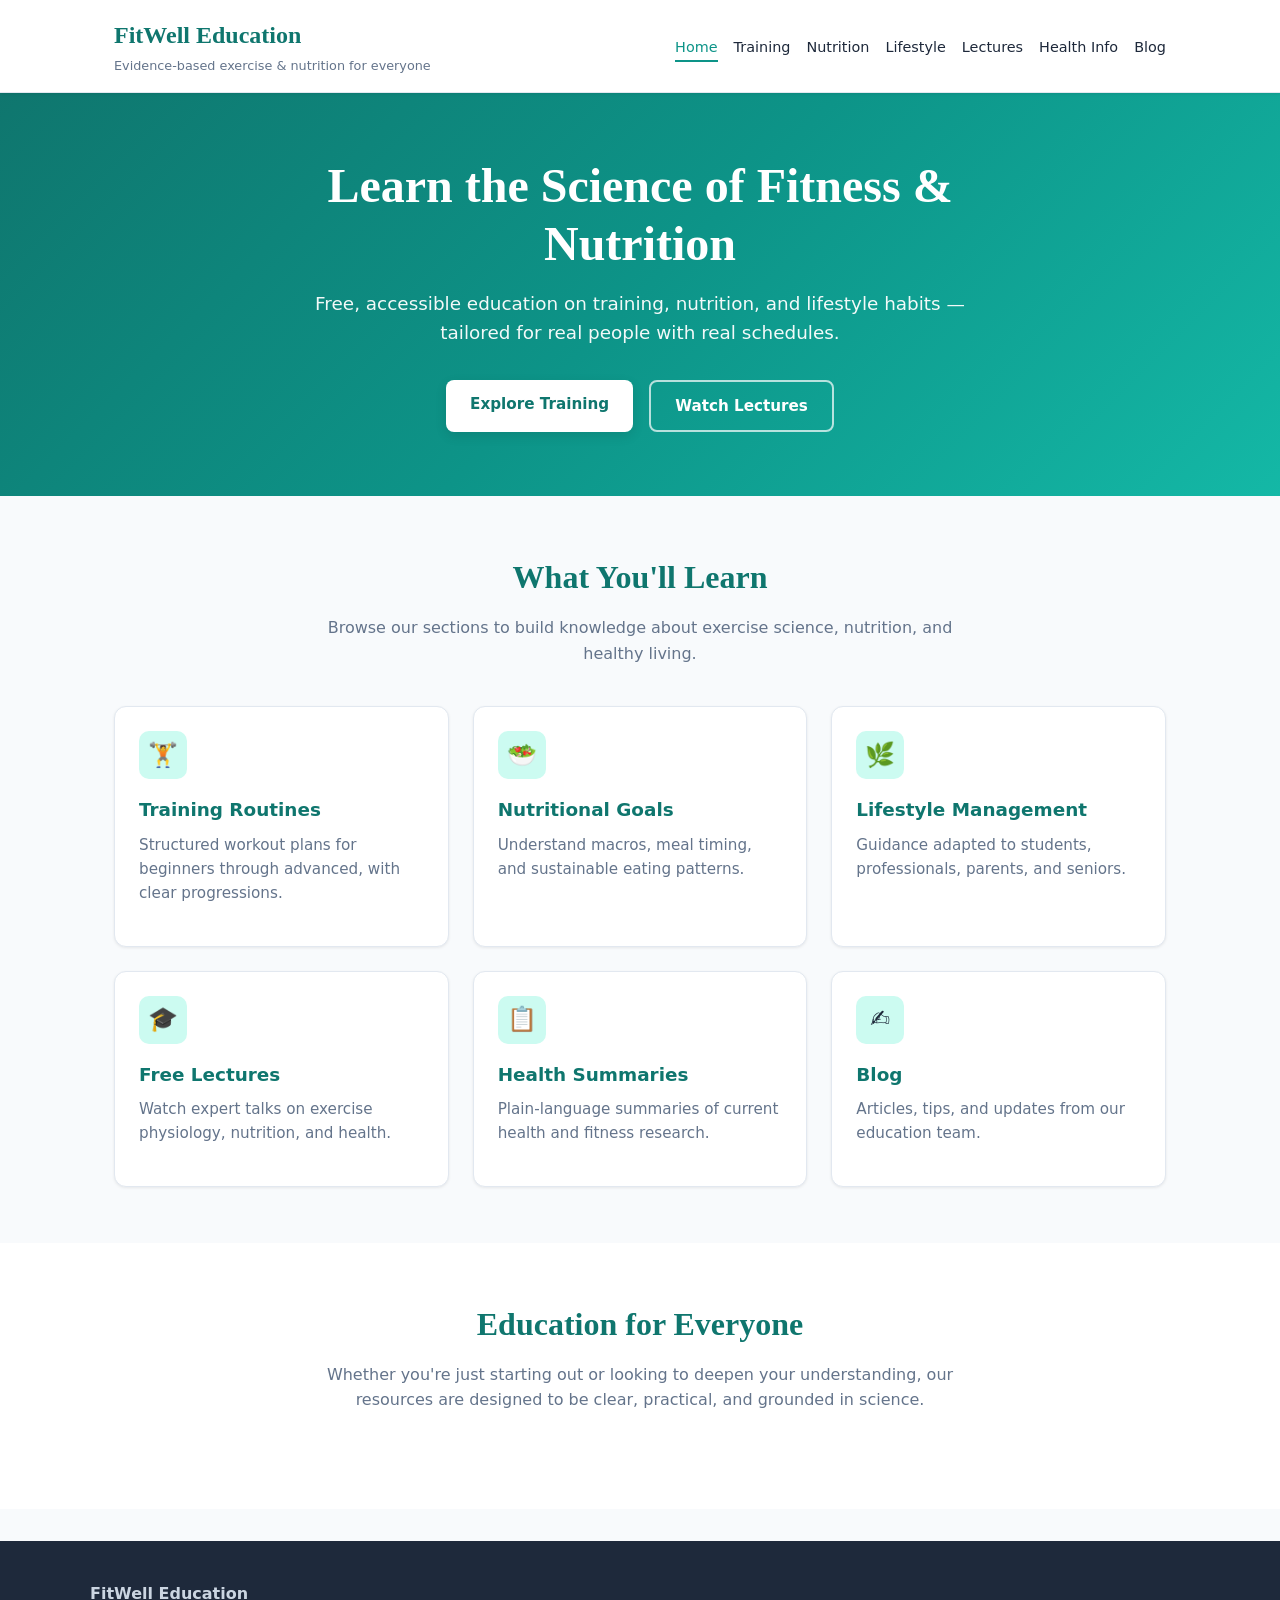
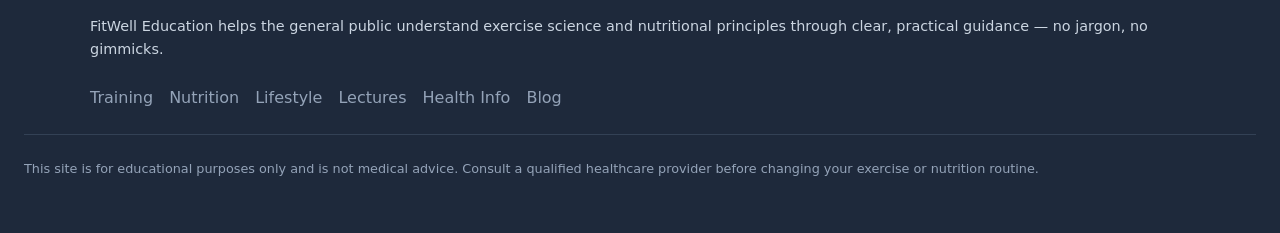
<file: index.html>
<!DOCTYPE html>
<html lang="en">
<head>
  <meta charset="UTF-8">
  <meta name="viewport" content="width=device-width, initial-scale=1.0">
  <meta name="description" content="Free exercise and nutritional fitness education for the general public.">
  <title>FitWell Education</title>
  <link rel="stylesheet" href="css/styles.css">
</head>
<body data-page="home">
  <div id="site-header"></div>

  <section class="hero">
    <div class="hero-inner">
      <h1 id="hero-title">Loading…</h1>
      <p id="hero-subtitle"></p>
      <div class="hero-actions">
        <a href="training.html" class="btn btn-primary">Explore Training</a>
        <a href="lectures.html" class="btn btn-secondary">Watch Lectures</a>
      </div>
    </div>
  </section>

  <main>
    <section class="section">
      <div class="container">
        <div class="section-header">
          <h2>What You'll Learn</h2>
          <p>Browse our sections to build knowledge about exercise science, nutrition, and healthy living.</p>
        </div>
        <div class="card-grid" id="highlights-grid"></div>
      </div>
    </section>

    <section class="section section-alt">
      <div class="container">
        <div class="section-header">
          <h2>Education for Everyone</h2>
          <p>Whether you're just starting out or looking to deepen your understanding, our resources are designed to be clear, practical, and grounded in science.</p>
        </div>
      </div>
    </section>
  </main>

  <div id="site-footer"></div>
  <script src="js/content-loader.js"></script>
</body>
</html>
</file>
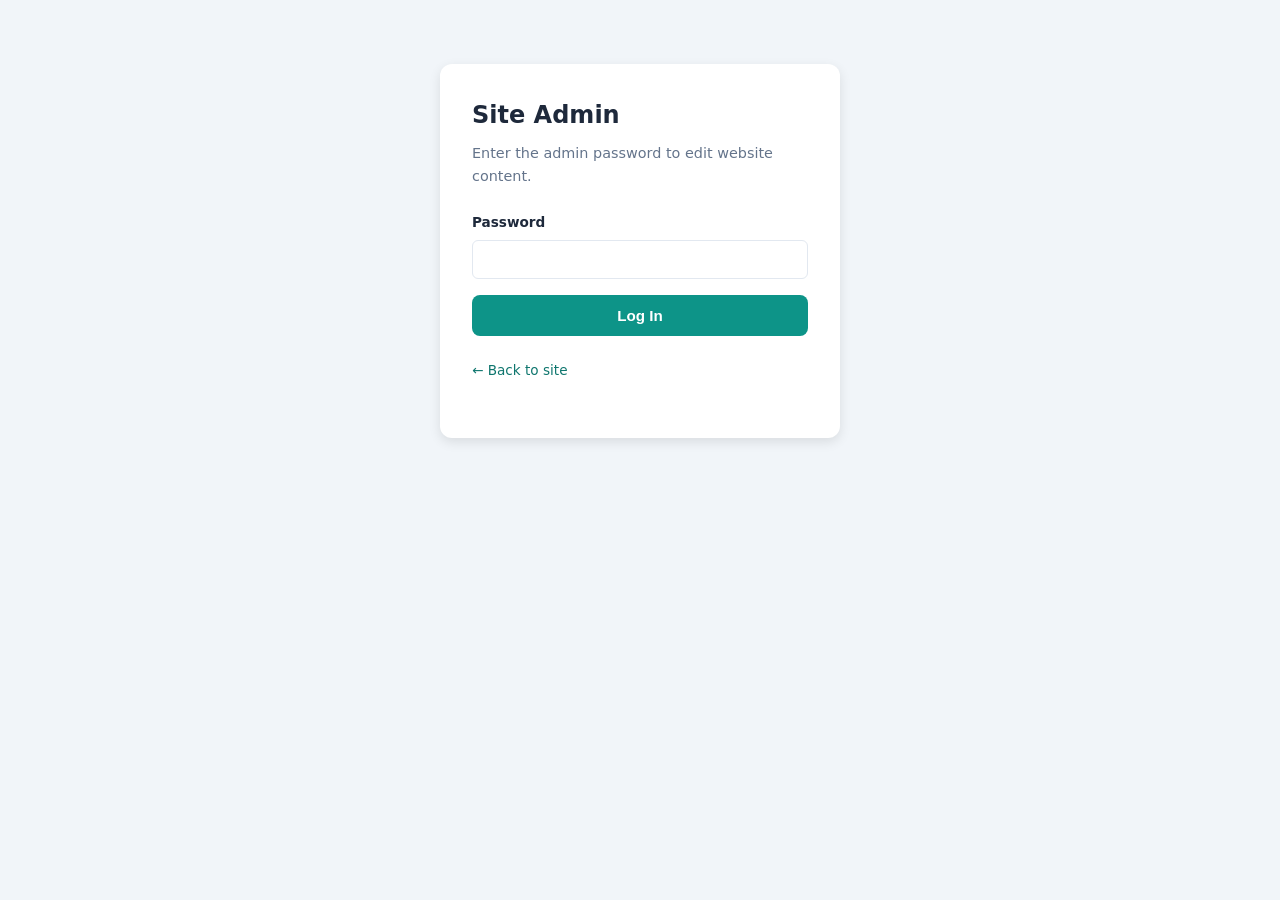
<file: admin.html>
<!DOCTYPE html>
<html lang="en">
<head>
  <meta charset="UTF-8">
  <meta name="viewport" content="width=device-width, initial-scale=1.0">
  <meta name="robots" content="noindex">
  <title>Admin — FitWell Education</title>
  <link rel="stylesheet" href="css/styles.css">
</head>
<body data-page="admin" class="admin-body">
  <div id="login-view" class="admin-login">
    <h1>Site Admin</h1>
    <p>Enter the admin password to edit website content.</p>
    <form id="login-form">
      <div class="form-group">
        <label for="password">Password</label>
        <input type="password" id="password" name="password" required autocomplete="current-password">
      </div>
      <button type="submit" class="btn btn-accent" style="width:100%;">Log In</button>
    </form>
    <p style="margin-top:1.5rem;font-size:0.85rem;color:#64748b;">
      <a href="index.html">← Back to site</a>
    </p>
  </div>

  <div id="admin-view" class="admin-panel hidden">
    <h1>Content Editor</h1>
    <p style="color:#64748b;margin-bottom:1rem;">Edit content below, then save or export to update the live site.</p>

    <div id="status-msg" class="admin-notice hidden"></div>

    <div class="admin-notice">
      <strong>How publishing works:</strong> Click <em>Save Locally</em> to preview changes in your browser.
      Click <em>Export JSON</em> to download the updated file, then replace <code>data/content.json</code> in your GitHub repo and push.
      That updates the site for all visitors on GitHub Pages.
    </div>

    <div class="admin-toolbar">
      <button type="button" id="save-btn" class="btn btn-accent">Save Locally</button>
      <button type="button" id="export-btn" class="btn btn-outline">Export JSON</button>
      <button type="button" id="import-btn" class="btn btn-outline">Import JSON</button>
      <input type="file" id="import-file" accept=".json" class="hidden">
      <button type="button" id="reset-btn" class="btn btn-outline">Reset to Default</button>
      <button type="button" id="logout-btn" class="btn btn-sm" style="margin-left:auto;">Log Out</button>
    </div>

    <div id="editor"></div>

    <p style="margin-top:2rem;font-size:0.85rem;">
      <a href="index.html">← View public site</a>
    </p>
  </div>

  <script src="js/content-loader.js"></script>
  <script src="js/admin.js"></script>
</body>
</html>
</file>
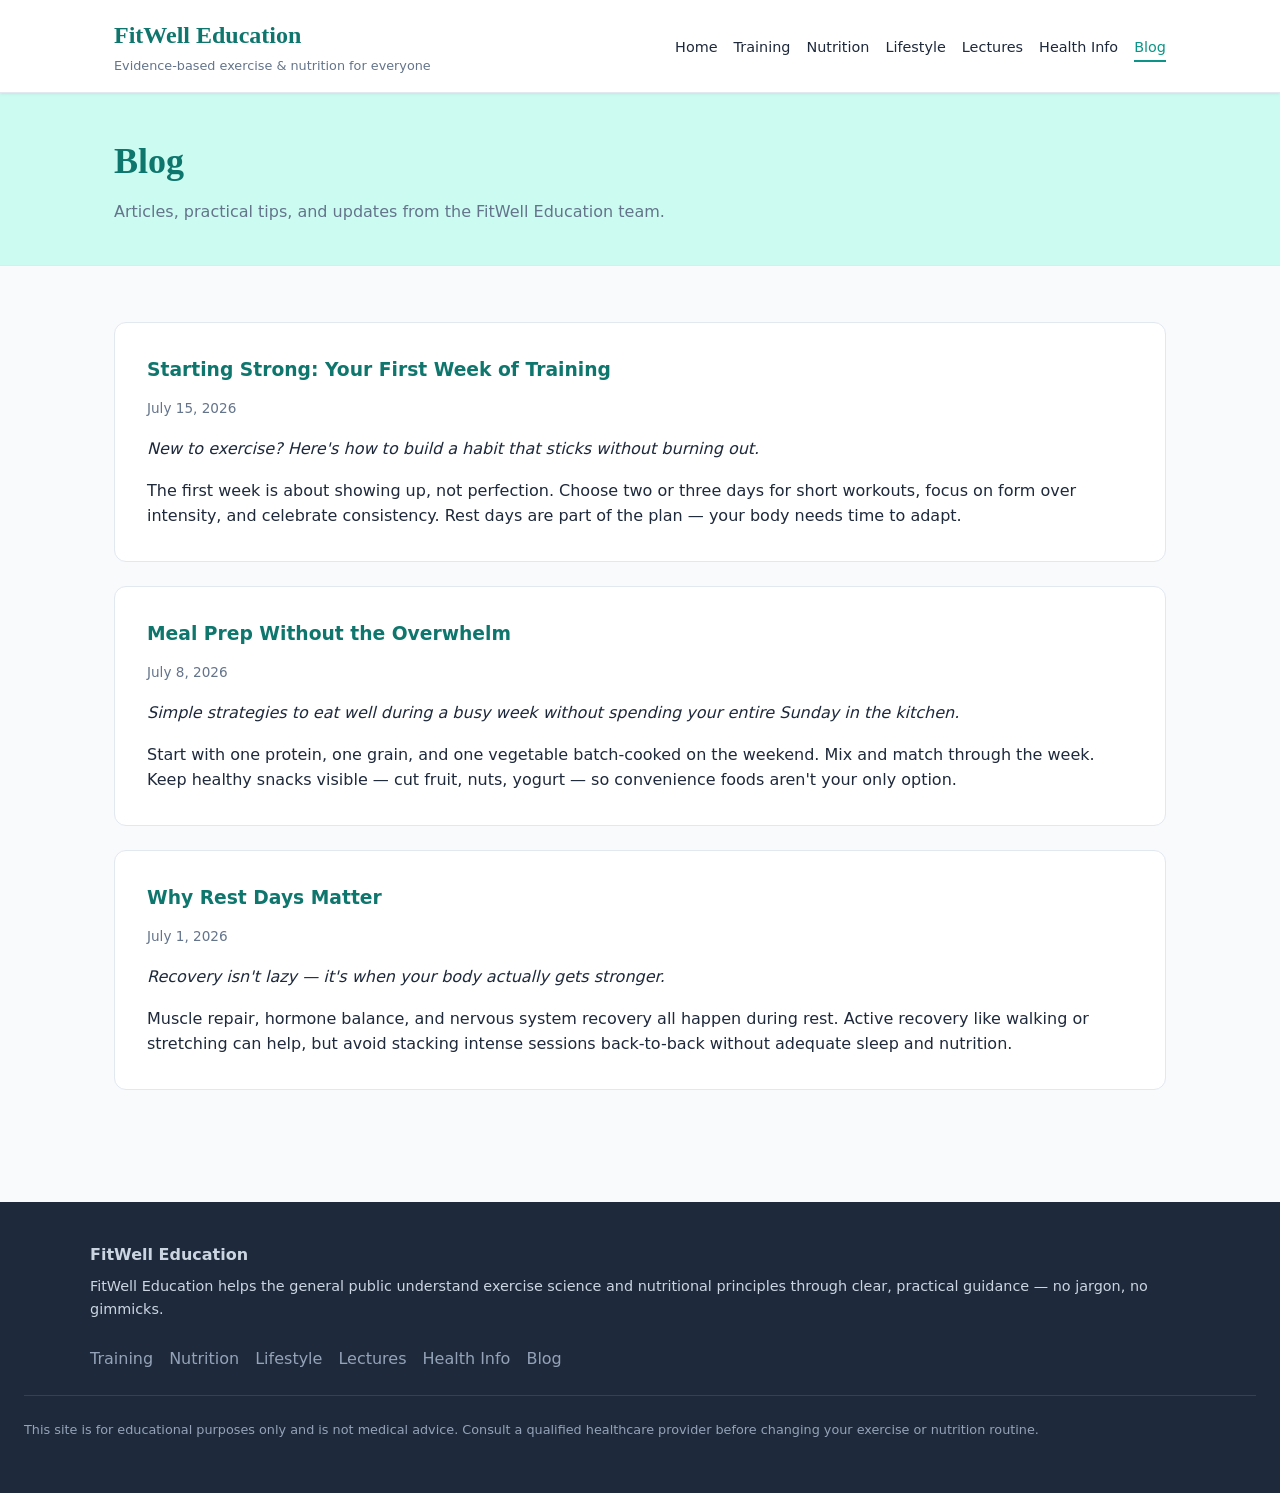
<file: blog.html>
<!DOCTYPE html>
<html lang="en">
<head>
  <meta charset="UTF-8">
  <meta name="viewport" content="width=device-width, initial-scale=1.0">
  <meta name="description" content="Blog articles on exercise, nutrition, and healthy living.">
  <title>Blog — FitWell Education</title>
  <link rel="stylesheet" href="css/styles.css">
</head>
<body data-page="blog">
  <div id="site-header"></div>

  <header class="page-header">
    <div class="container">
      <h1>Blog</h1>
      <p id="page-intro">Loading…</p>
    </div>
  </header>

  <main class="section">
    <div class="container">
      <div id="blog-list"></div>
    </div>
  </main>

  <div id="site-footer"></div>
  <script src="js/content-loader.js"></script>
</body>
</html>
</file>
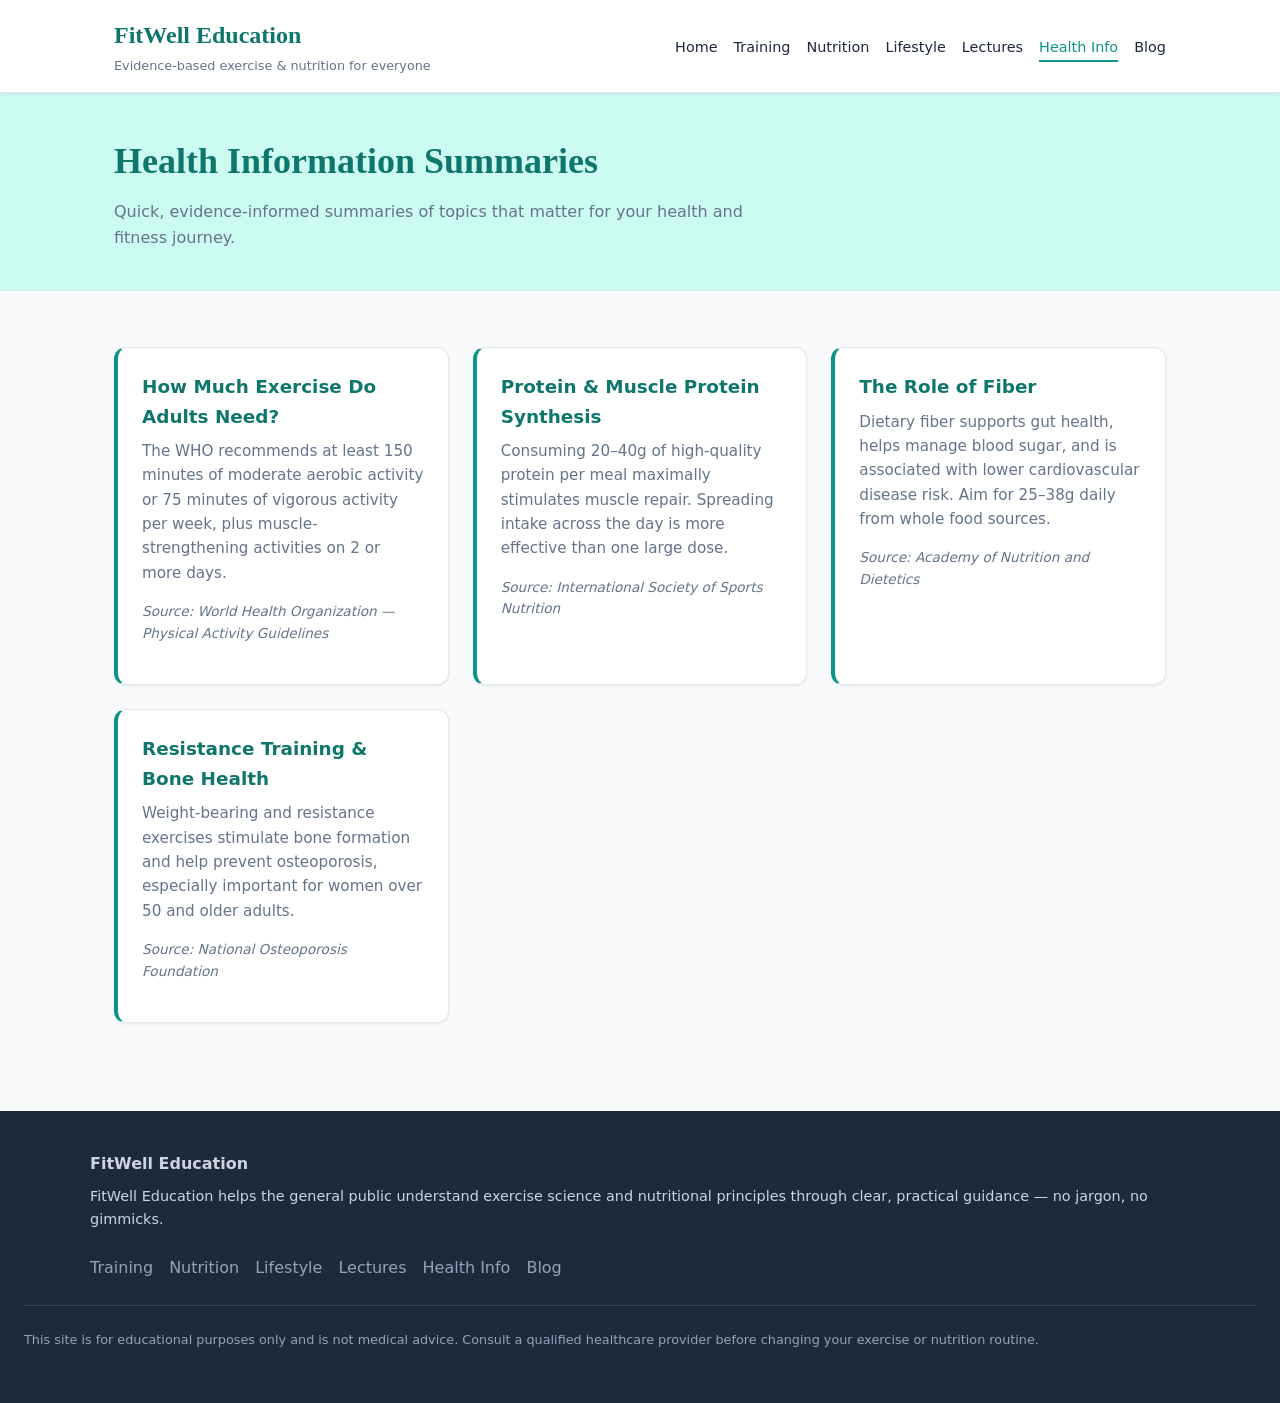
<file: health-info.html>
<!DOCTYPE html>
<html lang="en">
<head>
  <meta charset="UTF-8">
  <meta name="viewport" content="width=device-width, initial-scale=1.0">
  <meta name="description" content="Summaries of health and fitness information.">
  <title>Health Information — FitWell Education</title>
  <link rel="stylesheet" href="css/styles.css">
</head>
<body data-page="health-info">
  <div id="site-header"></div>

  <header class="page-header">
    <div class="container">
      <h1>Health Information Summaries</h1>
      <p id="page-intro">Loading…</p>
    </div>
  </header>

  <main class="section">
    <div class="container">
      <div class="card-grid" id="content-grid"></div>
    </div>
  </main>

  <div id="site-footer"></div>
  <script src="js/content-loader.js"></script>
</body>
</html>
</file>
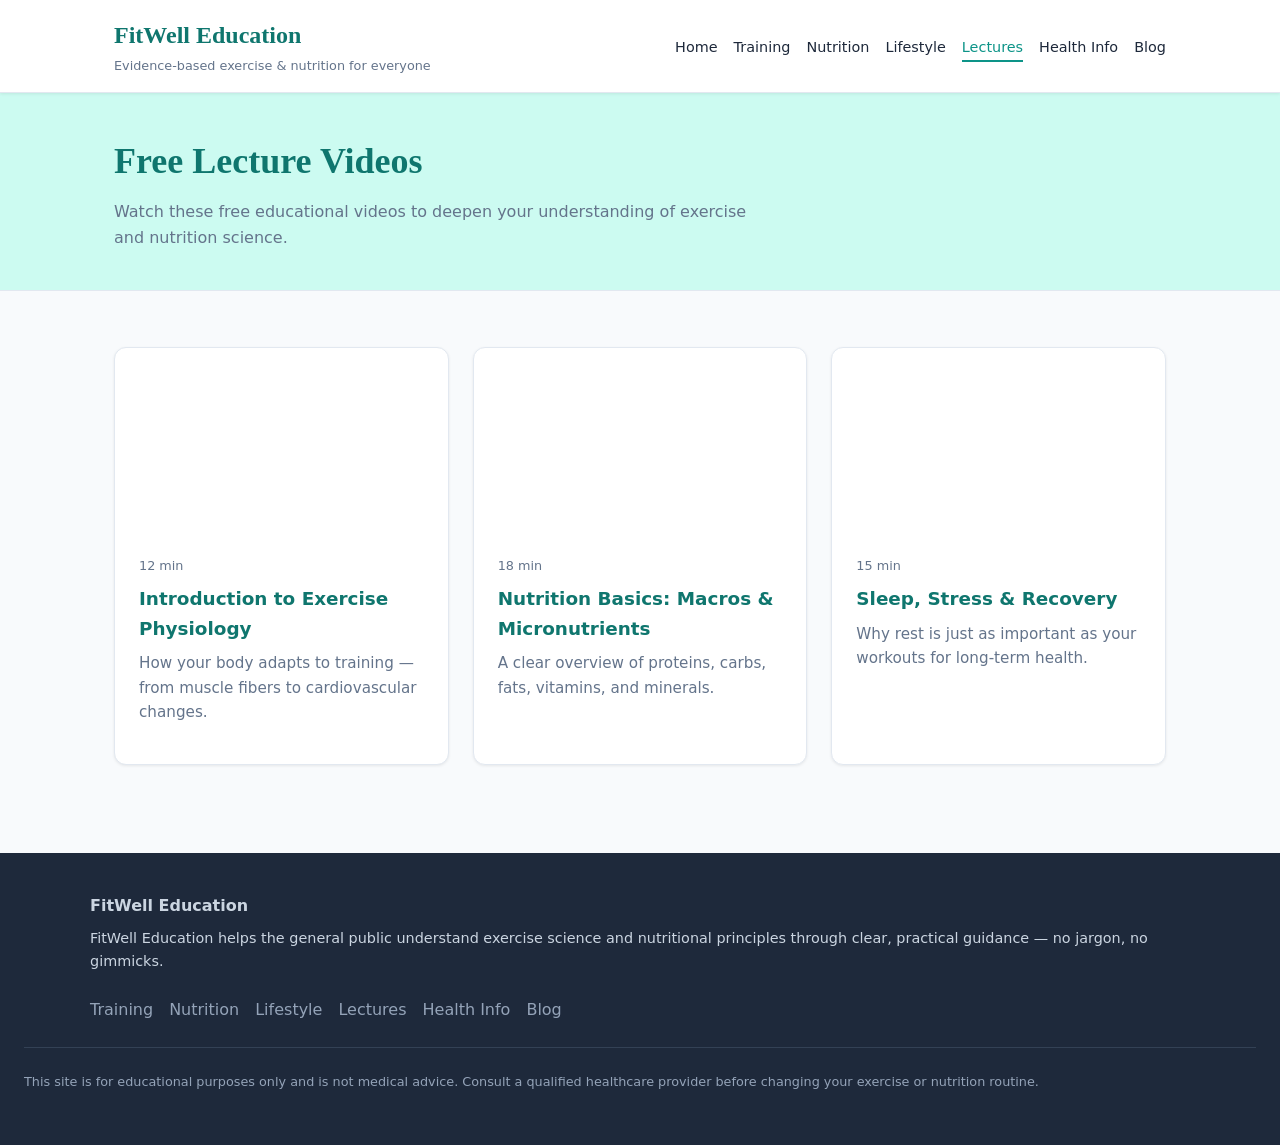
<file: lectures.html>
<!DOCTYPE html>
<html lang="en">
<head>
  <meta charset="UTF-8">
  <meta name="viewport" content="width=device-width, initial-scale=1.0">
  <meta name="description" content="Free lecture videos on exercise and nutrition science.">
  <title>Free Lectures — FitWell Education</title>
  <link rel="stylesheet" href="css/styles.css">
</head>
<body data-page="lectures">
  <div id="site-header"></div>

  <header class="page-header">
    <div class="container">
      <h1>Free Lecture Videos</h1>
      <p id="page-intro">Loading…</p>
    </div>
  </header>

  <main class="section">
    <div class="container">
      <div class="card-grid" id="content-grid"></div>
    </div>
  </main>

  <div id="site-footer"></div>
  <script src="js/content-loader.js"></script>
</body>
</html>
</file>
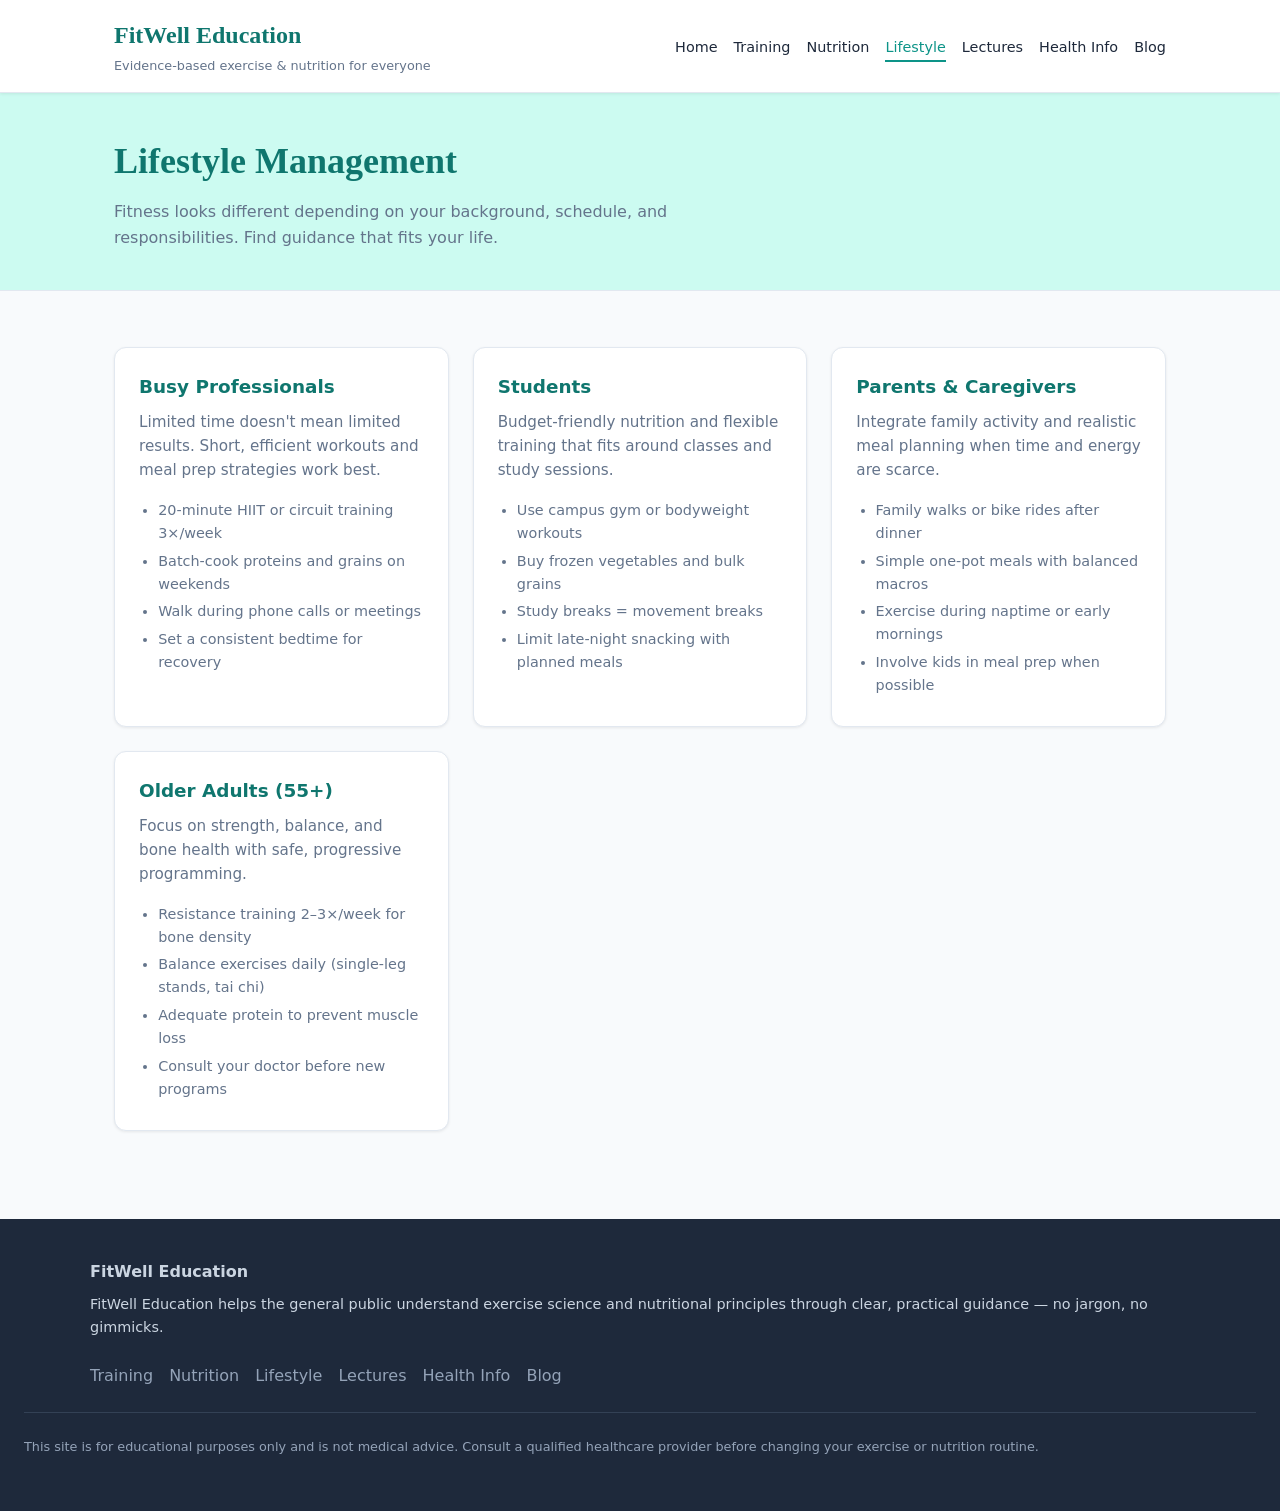
<file: lifestyle.html>
<!DOCTYPE html>
<html lang="en">
<head>
  <meta charset="UTF-8">
  <meta name="viewport" content="width=device-width, initial-scale=1.0">
  <meta name="description" content="Lifestyle management tailored to different backgrounds and schedules.">
  <title>Lifestyle Management — FitWell Education</title>
  <link rel="stylesheet" href="css/styles.css">
</head>
<body data-page="lifestyle">
  <div id="site-header"></div>

  <header class="page-header">
    <div class="container">
      <h1>Lifestyle Management</h1>
      <p id="page-intro">Loading…</p>
    </div>
  </header>

  <main class="section">
    <div class="container">
      <div class="card-grid" id="content-grid"></div>
    </div>
  </main>

  <div id="site-footer"></div>
  <script src="js/content-loader.js"></script>
</body>
</html>
</file>
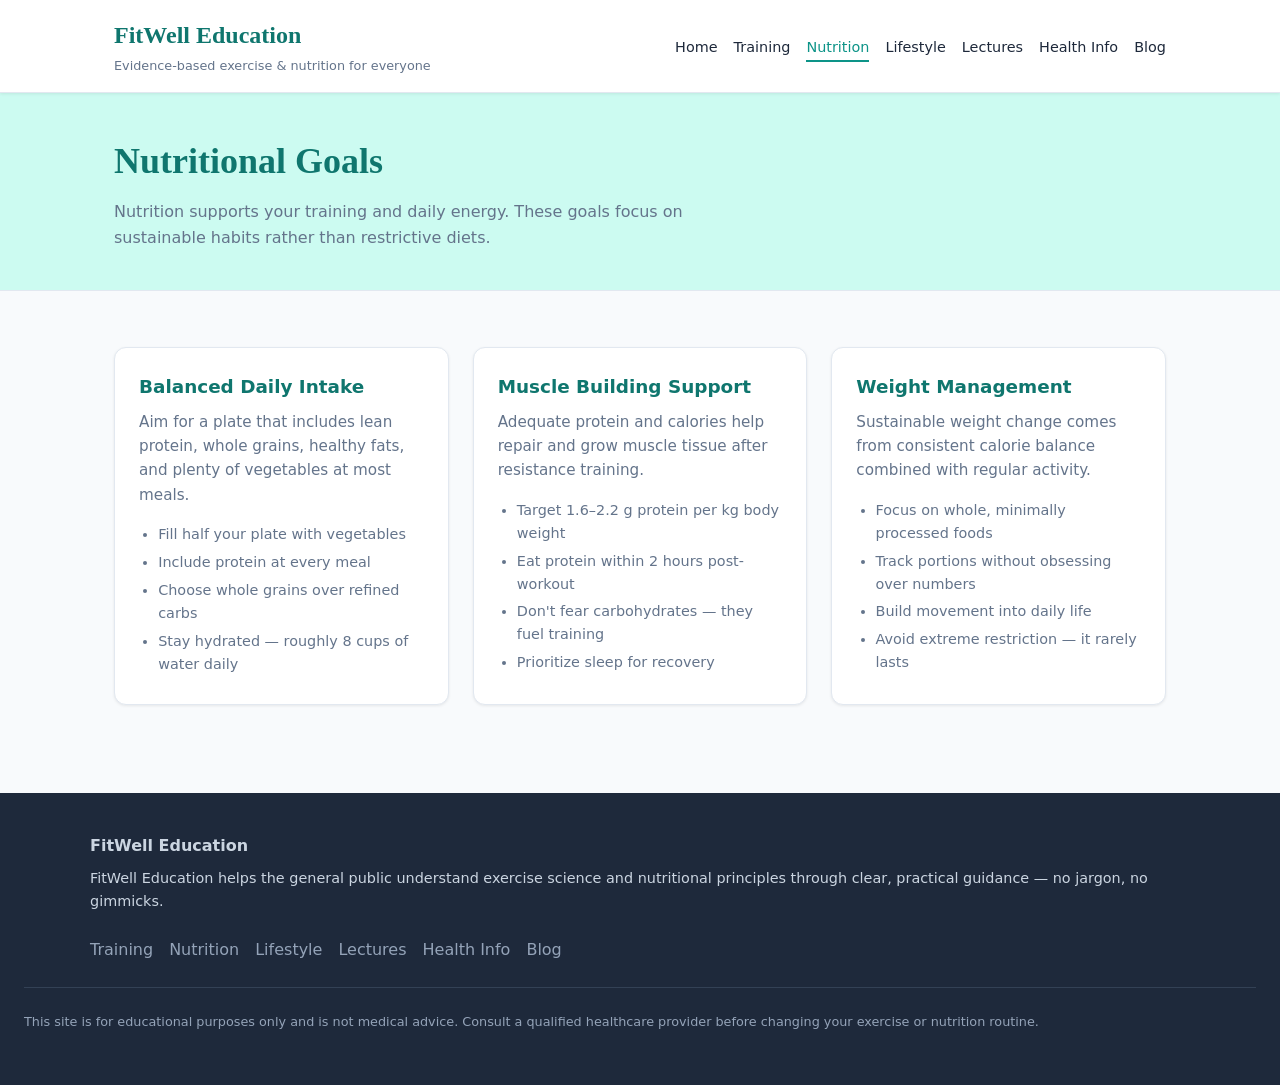
<file: nutrition.html>
<!DOCTYPE html>
<html lang="en">
<head>
  <meta charset="UTF-8">
  <meta name="viewport" content="width=device-width, initial-scale=1.0">
  <meta name="description" content="Nutritional goals and sustainable eating guidance.">
  <title>Nutritional Goals — FitWell Education</title>
  <link rel="stylesheet" href="css/styles.css">
</head>
<body data-page="nutrition">
  <div id="site-header"></div>

  <header class="page-header">
    <div class="container">
      <h1>Nutritional Goals</h1>
      <p id="page-intro">Loading…</p>
    </div>
  </header>

  <main class="section">
    <div class="container">
      <div class="card-grid" id="content-grid"></div>
    </div>
  </main>

  <div id="site-footer"></div>
  <script src="js/content-loader.js"></script>
</body>
</html>
</file>
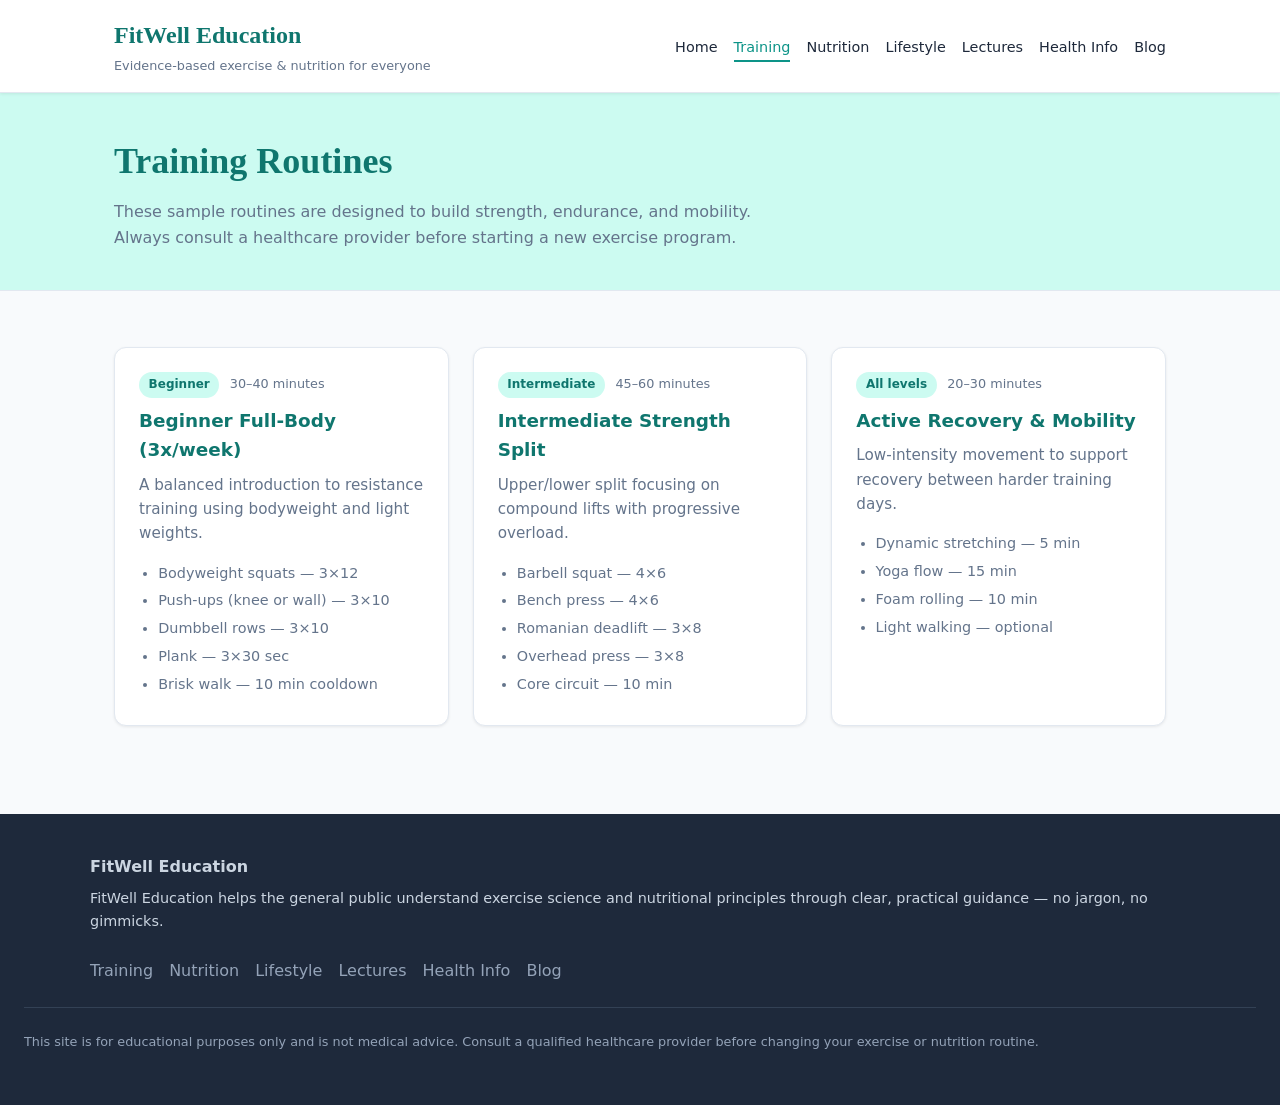
<file: training.html>
<!DOCTYPE html>
<html lang="en">
<head>
  <meta charset="UTF-8">
  <meta name="viewport" content="width=device-width, initial-scale=1.0">
  <meta name="description" content="Training routines for all fitness levels.">
  <title>Training Routines — FitWell Education</title>
  <link rel="stylesheet" href="css/styles.css">
</head>
<body data-page="training">
  <div id="site-header"></div>

  <header class="page-header">
    <div class="container">
      <h1>Training Routines</h1>
      <p id="page-intro">Loading…</p>
    </div>
  </header>

  <main class="section">
    <div class="container">
      <div class="card-grid" id="content-grid"></div>
    </div>
  </main>

  <div id="site-footer"></div>
  <script src="js/content-loader.js"></script>
</body>
</html>
</file>
<file: css/styles.css>
/* FitWell Education — shared styles */
:root {
  --color-primary: #0d9488;
  --color-primary-dark: #0f766e;
  --color-primary-light: #ccfbf1;
  --color-accent: #f59e0b;
  --color-bg: #f8fafc;
  --color-surface: #ffffff;
  --color-text: #1e293b;
  --color-text-muted: #64748b;
  --color-border: #e2e8f0;
  --font-sans: "Segoe UI", system-ui, -apple-system, sans-serif;
  --font-display: Georgia, "Times New Roman", serif;
  --shadow-sm: 0 1px 3px rgba(0, 0, 0, 0.08);
  --shadow-md: 0 4px 12px rgba(0, 0, 0, 0.1);
  --radius: 12px;
  --max-width: 1100px;
}

*,
*::before,
*::after {
  box-sizing: border-box;
}

html {
  scroll-behavior: smooth;
}

body {
  margin: 0;
  font-family: var(--font-sans);
  font-size: 1rem;
  line-height: 1.6;
  color: var(--color-text);
  background: var(--color-bg);
}

img {
  max-width: 100%;
  height: auto;
}

a {
  color: var(--color-primary-dark);
  text-decoration: none;
}

a:hover {
  text-decoration: underline;
}

/* Header & Navigation */
.site-header {
  background: var(--color-surface);
  border-bottom: 1px solid var(--color-border);
  position: sticky;
  top: 0;
  z-index: 100;
  box-shadow: var(--shadow-sm);
}

.header-inner {
  max-width: var(--max-width);
  margin: 0 auto;
  padding: 1rem 1.5rem;
  display: flex;
  align-items: center;
  justify-content: space-between;
  gap: 1rem;
  flex-wrap: wrap;
}

.logo {
  display: flex;
  flex-direction: column;
  gap: 0.1rem;
}

.logo a {
  font-family: var(--font-display);
  font-size: 1.5rem;
  font-weight: 700;
  color: var(--color-primary-dark);
  text-decoration: none;
}

.logo span {
  font-size: 0.8rem;
  color: var(--color-text-muted);
}

.site-nav ul {
  list-style: none;
  margin: 0;
  padding: 0;
  display: flex;
  flex-wrap: wrap;
  gap: 0.25rem 1rem;
}

.site-nav a {
  font-size: 0.9rem;
  font-weight: 500;
  color: var(--color-text);
  text-decoration: none;
  padding: 0.35rem 0;
  border-bottom: 2px solid transparent;
}

.site-nav a:hover,
.site-nav a.active {
  color: var(--color-primary);
  border-bottom-color: var(--color-primary);
  text-decoration: none;
}

/* Hero */
.hero {
  background: linear-gradient(135deg, var(--color-primary-dark) 0%, var(--color-primary) 50%, #14b8a6 100%);
  color: white;
  padding: 4rem 1.5rem;
  text-align: center;
}

.hero-inner {
  max-width: 720px;
  margin: 0 auto;
}

.hero h1 {
  font-family: var(--font-display);
  font-size: clamp(2rem, 5vw, 3rem);
  margin: 0 0 1rem;
  line-height: 1.2;
}

.hero p {
  font-size: 1.15rem;
  opacity: 0.95;
  margin: 0 0 2rem;
}

.hero-actions {
  display: flex;
  gap: 1rem;
  justify-content: center;
  flex-wrap: wrap;
}

/* Buttons */
.btn {
  display: inline-block;
  padding: 0.75rem 1.5rem;
  border-radius: 8px;
  font-weight: 600;
  font-size: 0.95rem;
  text-decoration: none;
  border: none;
  cursor: pointer;
  transition: transform 0.15s, box-shadow 0.15s;
}

.btn:hover {
  transform: translateY(-1px);
  text-decoration: none;
}

.btn-primary {
  background: white;
  color: var(--color-primary-dark);
  box-shadow: var(--shadow-md);
}

.btn-secondary {
  background: transparent;
  color: white;
  border: 2px solid rgba(255, 255, 255, 0.7);
}

.btn-accent {
  background: var(--color-primary);
  color: white;
}

.btn-accent:hover {
  background: var(--color-primary-dark);
}

.btn-outline {
  background: transparent;
  color: var(--color-primary-dark);
  border: 2px solid var(--color-primary);
}

.btn-danger {
  background: #dc2626;
  color: white;
}

.btn-sm {
  padding: 0.4rem 0.9rem;
  font-size: 0.85rem;
}

/* Layout */
.container {
  max-width: var(--max-width);
  margin: 0 auto;
  padding: 0 1.5rem;
}

.section {
  padding: 3.5rem 0;
}

.section-alt {
  background: var(--color-surface);
}

.section-header {
  text-align: center;
  max-width: 640px;
  margin: 0 auto 2.5rem;
}

.section-header h2 {
  font-family: var(--font-display);
  font-size: 2rem;
  margin: 0 0 0.75rem;
  color: var(--color-primary-dark);
}

.section-header p {
  color: var(--color-text-muted);
  margin: 0;
}

.page-header {
  background: var(--color-primary-light);
  padding: 2.5rem 1.5rem;
  border-bottom: 1px solid var(--color-border);
}

.page-header h1 {
  font-family: var(--font-display);
  font-size: 2.25rem;
  margin: 0 0 0.5rem;
  color: var(--color-primary-dark);
}

.page-header p {
  margin: 0;
  color: var(--color-text-muted);
  max-width: 640px;
}

/* Cards & Grid */
.card-grid {
  display: grid;
  grid-template-columns: repeat(auto-fill, minmax(280px, 1fr));
  gap: 1.5rem;
}

.card {
  background: var(--color-surface);
  border: 1px solid var(--color-border);
  border-radius: var(--radius);
  padding: 1.5rem;
  box-shadow: var(--shadow-sm);
  transition: box-shadow 0.2s, transform 0.2s;
}

.card:hover {
  box-shadow: var(--shadow-md);
  transform: translateY(-2px);
}

.card h3 {
  margin: 0 0 0.5rem;
  font-size: 1.15rem;
  color: var(--color-primary-dark);
}

.card p {
  margin: 0 0 1rem;
  color: var(--color-text-muted);
  font-size: 0.95rem;
}

.card-meta {
  font-size: 0.8rem;
  color: var(--color-text-muted);
  margin-bottom: 0.5rem;
}

.card-tag {
  display: inline-block;
  background: var(--color-primary-light);
  color: var(--color-primary-dark);
  font-size: 0.75rem;
  font-weight: 600;
  padding: 0.2rem 0.6rem;
  border-radius: 999px;
  margin-right: 0.4rem;
}

.card ul {
  margin: 0;
  padding-left: 1.2rem;
  font-size: 0.9rem;
  color: var(--color-text-muted);
}

.card ul li {
  margin-bottom: 0.3rem;
}

/* Feature cards on home */
.feature-icon {
  width: 48px;
  height: 48px;
  background: var(--color-primary-light);
  border-radius: 10px;
  display: flex;
  align-items: center;
  justify-content: center;
  font-size: 1.5rem;
  margin-bottom: 1rem;
}

/* Video embed */
.video-card iframe {
  width: 100%;
  aspect-ratio: 16 / 9;
  border: none;
  border-radius: 8px;
  margin-bottom: 1rem;
}

.video-placeholder {
  background: #e2e8f0;
  aspect-ratio: 16 / 9;
  border-radius: 8px;
  display: flex;
  align-items: center;
  justify-content: center;
  color: var(--color-text-muted);
  margin-bottom: 1rem;
  font-size: 0.9rem;
}

/* Blog */
.blog-post {
  background: var(--color-surface);
  border: 1px solid var(--color-border);
  border-radius: var(--radius);
  padding: 2rem;
  margin-bottom: 1.5rem;
}

.blog-post h3 {
  margin: 0 0 0.25rem;
  color: var(--color-primary-dark);
}

.blog-post .post-date {
  font-size: 0.85rem;
  color: var(--color-text-muted);
  margin-bottom: 1rem;
}

.blog-post .post-content {
  color: var(--color-text);
}

/* Health info */
.info-card {
  border-left: 4px solid var(--color-primary);
}

.info-card .source {
  font-size: 0.85rem;
  color: var(--color-text-muted);
  font-style: italic;
  margin-top: 0.75rem;
}

/* Footer */
.site-footer {
  background: var(--color-text);
  color: #cbd5e1;
  padding: 2.5rem 1.5rem;
  margin-top: 2rem;
}

.footer-inner {
  max-width: var(--max-width);
  margin: 0 auto;
  display: flex;
  justify-content: space-between;
  flex-wrap: wrap;
  gap: 1.5rem;
}

.site-footer a {
  color: #94a3b8;
}

.site-footer a:hover {
  color: white;
}

.footer-links {
  display: flex;
  flex-wrap: wrap;
  gap: 1rem;
}

.disclaimer {
  font-size: 0.8rem;
  margin-top: 1.5rem;
  padding-top: 1.5rem;
  border-top: 1px solid #334155;
  color: #94a3b8;
}

/* Admin styles */
.admin-body {
  background: #f1f5f9;
}

.admin-login {
  max-width: 400px;
  margin: 4rem auto;
  padding: 2rem;
  background: var(--color-surface);
  border-radius: var(--radius);
  box-shadow: var(--shadow-md);
}

.admin-login h1 {
  margin: 0 0 0.5rem;
  font-size: 1.5rem;
}

.admin-login p {
  color: var(--color-text-muted);
  font-size: 0.9rem;
  margin: 0 0 1.5rem;
}

.admin-panel {
  max-width: 900px;
  margin: 0 auto;
  padding: 2rem 1.5rem;
}

.admin-toolbar {
  display: flex;
  flex-wrap: wrap;
  gap: 0.75rem;
  margin-bottom: 2rem;
  padding: 1rem;
  background: var(--color-surface);
  border-radius: var(--radius);
  border: 1px solid var(--color-border);
}

.admin-section {
  background: var(--color-surface);
  border: 1px solid var(--color-border);
  border-radius: var(--radius);
  padding: 1.5rem;
  margin-bottom: 1.5rem;
}

.admin-section h2 {
  margin: 0 0 1rem;
  font-size: 1.2rem;
  color: var(--color-primary-dark);
  border-bottom: 1px solid var(--color-border);
  padding-bottom: 0.5rem;
}

.form-group {
  margin-bottom: 1rem;
}

.form-group label {
  display: block;
  font-weight: 600;
  font-size: 0.85rem;
  margin-bottom: 0.35rem;
}

.form-group input,
.form-group textarea,
.form-group select {
  width: 100%;
  padding: 0.6rem 0.75rem;
  border: 1px solid var(--color-border);
  border-radius: 6px;
  font-family: inherit;
  font-size: 0.95rem;
}

.form-group textarea {
  min-height: 80px;
  resize: vertical;
}

.form-row {
  display: grid;
  grid-template-columns: 1fr 1fr;
  gap: 1rem;
}

.item-editor {
  border: 1px dashed var(--color-border);
  border-radius: 8px;
  padding: 1rem;
  margin-bottom: 1rem;
  background: var(--color-bg);
}

.item-editor-header {
  display: flex;
  justify-content: space-between;
  align-items: center;
  margin-bottom: 0.75rem;
}

.item-editor-header h4 {
  margin: 0;
  font-size: 0.95rem;
}

.admin-notice {
  background: #fef3c7;
  border: 1px solid #fcd34d;
  border-radius: 8px;
  padding: 1rem;
  font-size: 0.9rem;
  margin-bottom: 1.5rem;
}

.admin-notice.success {
  background: #d1fae5;
  border-color: #6ee7b7;
}

.hidden {
  display: none !important;
}

/* Responsive */
@media (max-width: 640px) {
  .form-row {
    grid-template-columns: 1fr;
  }

  .header-inner {
    flex-direction: column;
    align-items: flex-start;
  }

  .site-nav ul {
    flex-direction: column;
    gap: 0.5rem;
  }
}
</file>
